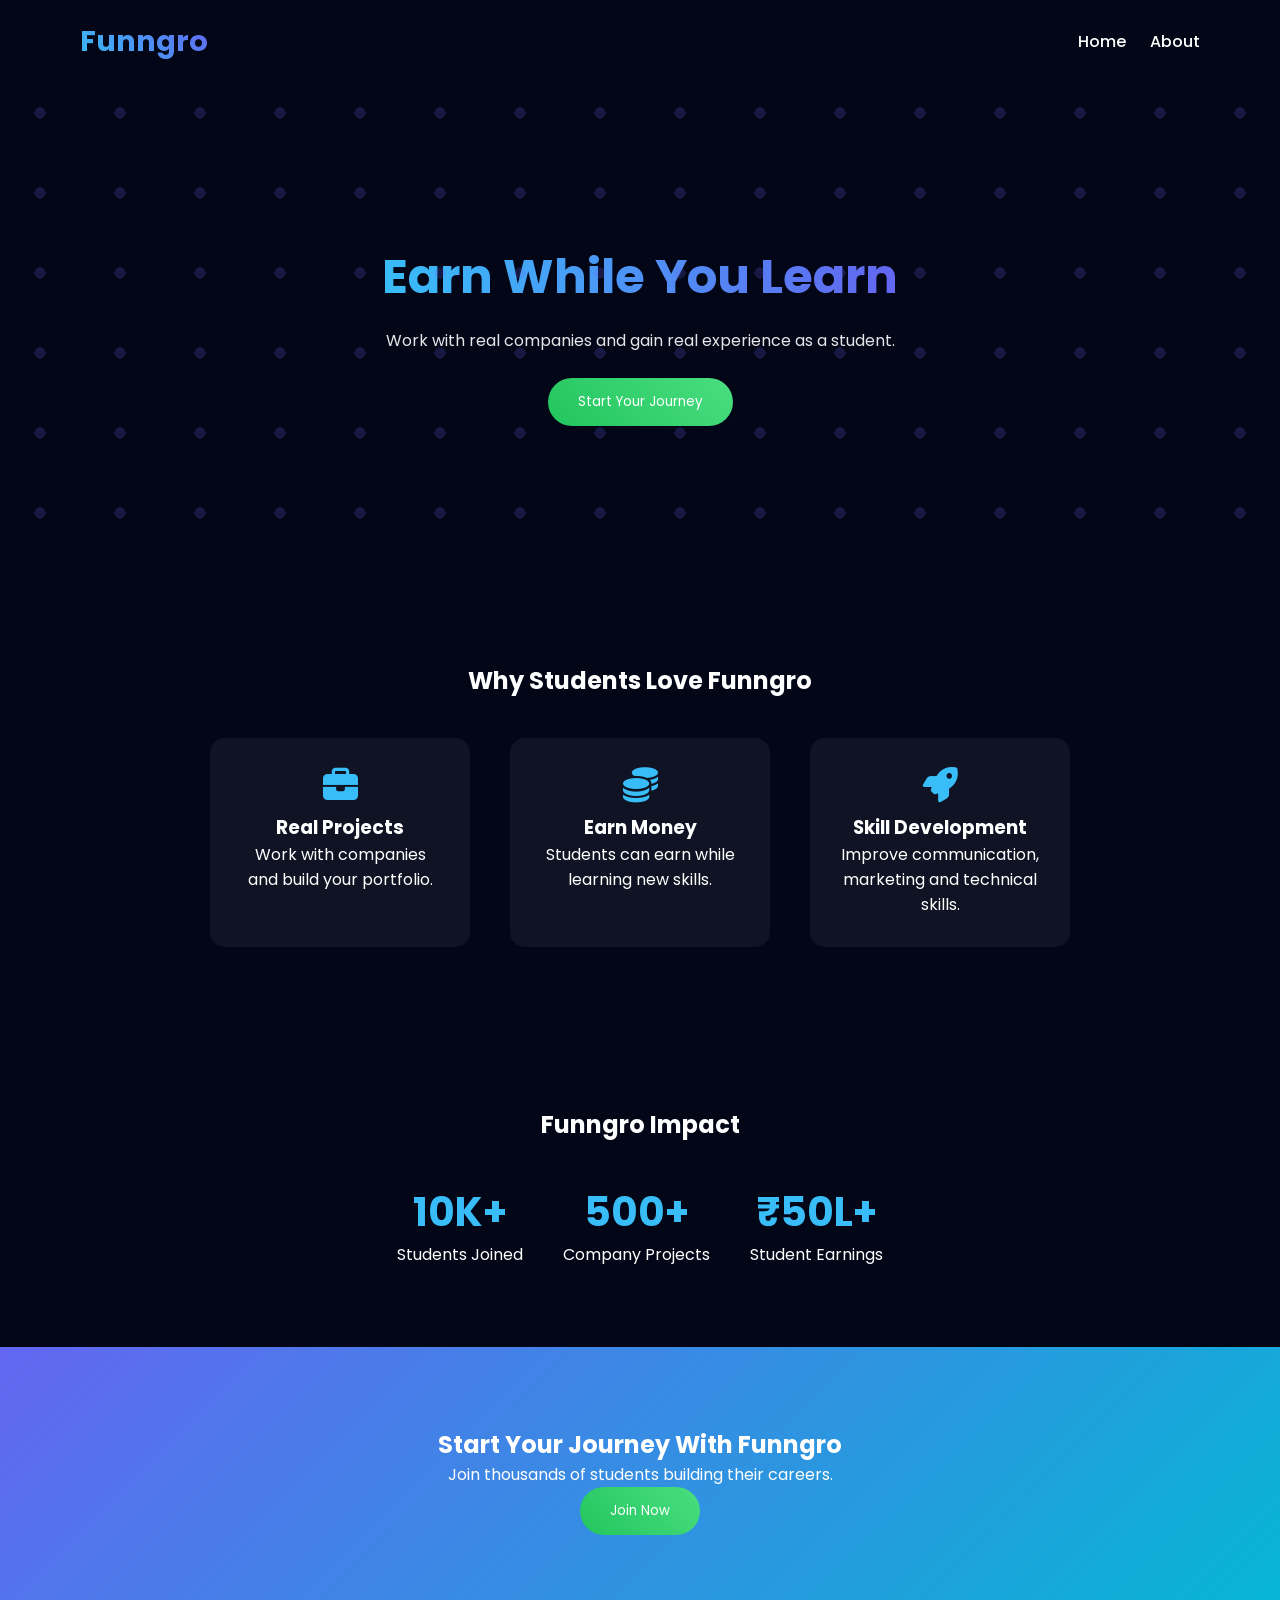
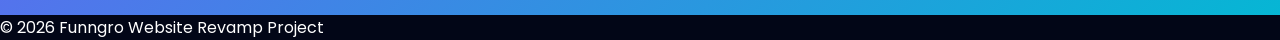
<file: index.html>
<!DOCTYPE html>
<html>
<head>

<title>Funngro | Earn While You Learn</title>

<meta name="viewport" content="width=device-width, initial-scale=1.0">

<link rel="stylesheet" href="style.css">

<link href="https://fonts.googleapis.com/css2?family=Poppins:wght@300;500;700&display=swap" rel="stylesheet">

<link rel="stylesheet"
href="https://cdnjs.cloudflare.com/ajax/libs/font-awesome/6.5.0/css/all.min.css">

</head>

<body>

<header>

<div class="logo">Funngro</div>

<nav>
<a href="index.html">Home</a>
<a href="about.html">About</a>
</nav>

</header>


<section class="hero">

<div class="hero-bg"></div>

<div class="hero-content">

<h1>Earn While You Learn</h1>

<p>Work with real companies and gain real experience as a student.</p>

<button class="cta-btn">Start Your Journey</button>

</div>

</section>


<section class="features">

<h2>Why Students Love Funngro</h2>

<div class="feature-container">

<div class="card">
<i class="fa-solid fa-briefcase"></i>
<h3>Real Projects</h3>
<p>Work with companies and build your portfolio.</p>
</div>

<div class="card">
<i class="fa-solid fa-coins"></i>
<h3>Earn Money</h3>
<p>Students can earn while learning new skills.</p>
</div>

<div class="card">
<i class="fa-solid fa-rocket"></i>
<h3>Skill Development</h3>
<p>Improve communication, marketing and technical skills.</p>
</div>

</div>

</section>


<section class="stats">

<h2>Funngro Impact</h2>

<div class="stats-container">

<div class="stat">
<h3>10K+</h3>
<p>Students Joined</p>
</div>

<div class="stat">
<h3>500+</h3>
<p>Company Projects</p>
</div>

<div class="stat">
<h3>₹50L+</h3>
<p>Student Earnings</p>
</div>

</div>

</section>


<section class="cta">

<h2>Start Your Journey With Funngro</h2>

<p>Join thousands of students building their careers.</p>

<button class="cta-btn">Join Now</button>

</section>


<footer>

<p>© 2026 Funngro Website Revamp Project</p>

</footer>

</body>
</html>
</file>
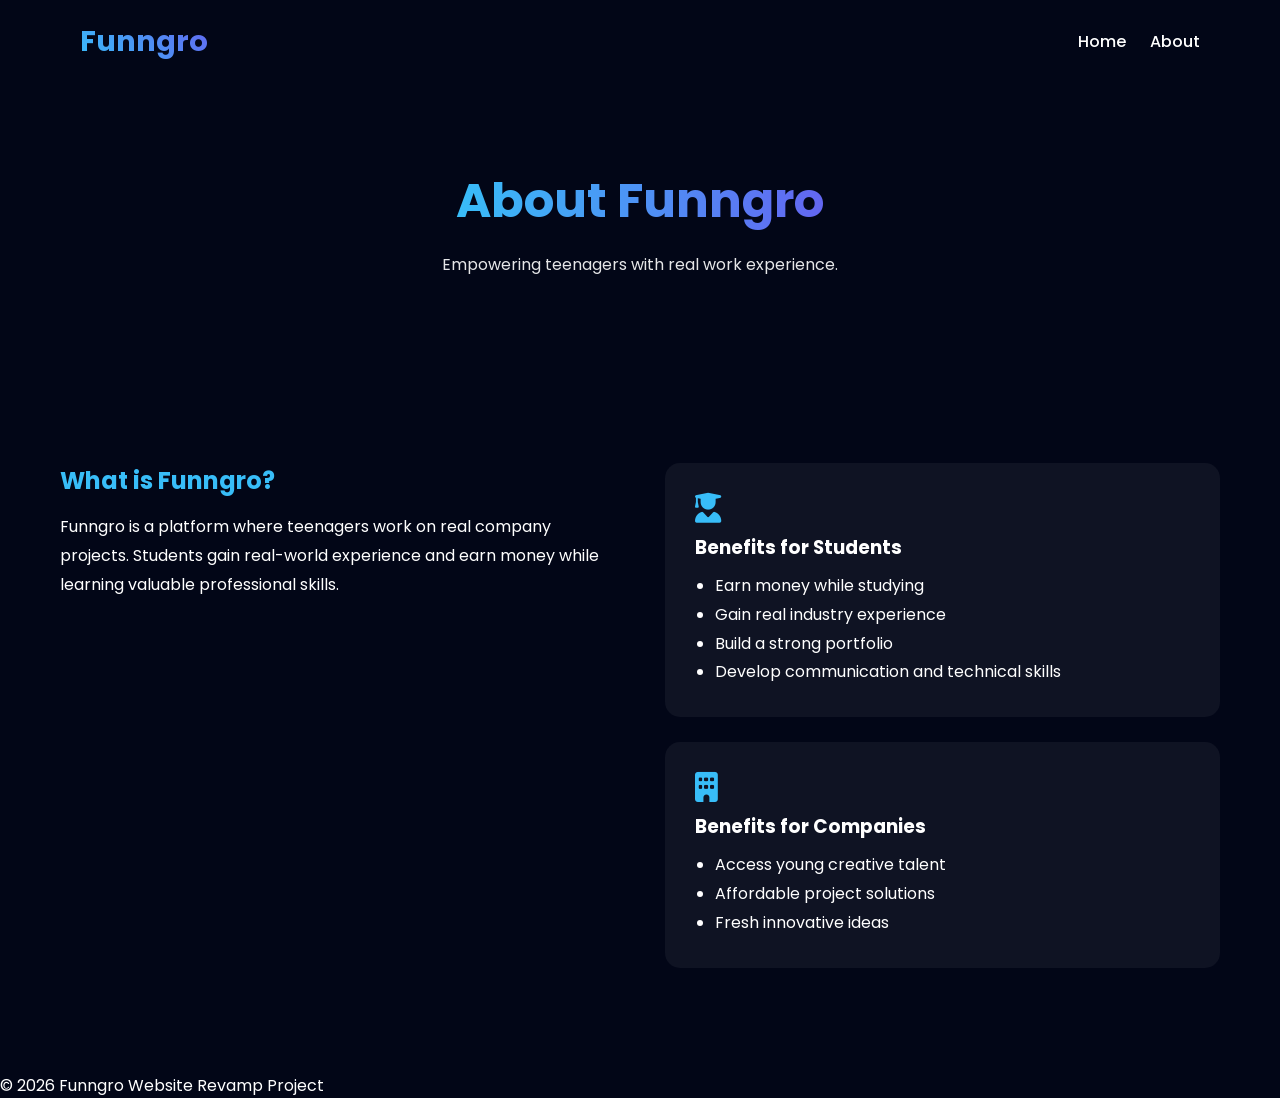
<file: about.html>
<!DOCTYPE html>

<html>
<head>

<title>About Funngro</title>

<meta name="viewport" content="width=device-width, initial-scale=1.0">

<link rel="stylesheet" href="style.css">

<link href="https://fonts.googleapis.com/css2?family=Poppins:wght@300;500;700&display=swap" rel="stylesheet">

<link rel="stylesheet"
href="https://cdnjs.cloudflare.com/ajax/libs/font-awesome/6.5.0/css/all.min.css">

</head>

<body>

<header>

<div class="logo">Funngro</div>

<nav>
<a href="index.html">Home</a>
<a href="about.html">About</a>
</nav>

</header>

<section class="hero small">

<h1>About Funngro</h1>
<p>Empowering teenagers with real work experience.</p>

</section>

<section class="about-section">

<div class="about-grid">

<div class="about-left">

<h2>What is Funngro?</h2>

<p>
Funngro is a platform where teenagers work on real company projects.
Students gain real-world experience and earn money while learning
valuable professional skills.
</p>

</div>

<div class="about-right">

<div class="about-card">

<i class="fa-solid fa-user-graduate"></i>

<h3>Benefits for Students</h3>

<ul>
<li>Earn money while studying</li>
<li>Gain real industry experience</li>
<li>Build a strong portfolio</li>
<li>Develop communication and technical skills</li>
</ul>

</div>

<div class="about-card">

<i class="fa-solid fa-building"></i>

<h3>Benefits for Companies</h3>

<ul>
<li>Access young creative talent</li>
<li>Affordable project solutions</li>
<li>Fresh innovative ideas</li>
</ul>

</div>

</div>

</div>

</section>

<footer>

<p>© 2026 Funngro Website Revamp Project</p>

</footer>

</body>
</html>
</file>
<file: style.css>
*{
margin:0;
padding:0;
box-sizing:border-box;
font-family:'Poppins',sans-serif;
}

body{
background:#020617;
color:white;
}

/* HEADER */

header{
display:flex;
justify-content:space-between;
align-items:center;
padding:20px 80px;
background:#020617;
}

.logo{
font-size:1.8rem;
font-weight:700;

background:linear-gradient(45deg,#38bdf8,#6366f1);

background-clip:text;
-webkit-background-clip:text;

color:transparent;
}

nav a{
margin-left:20px;
text-decoration:none;
color:white;
font-weight:500;
transition:0.3s;
}

nav a:hover{
color:#38bdf8;
}

/* HERO */

.hero{
position:relative;
height:500px;
display:flex;
flex-direction:column;
align-items:center;
justify-content:center;
text-align:center;
overflow:hidden;
}

.hero.small{
height:300px;
}

.hero-bg{
position:absolute;
width:200%;
height:200%;
background:radial-gradient(circle,#6366f1 10%,transparent 10%);
background-size:80px 80px;
animation:moveBg 20s linear infinite;
opacity:0.2;
}

@keyframes moveBg{
0%{transform:translate(0,0);}
100%{transform:translate(-200px,-200px);}
}

.hero h1{
font-size:3rem;
margin-bottom:15px;

background:linear-gradient(90deg,#38bdf8,#6366f1);

background-clip:text;
-webkit-background-clip:text;

color:transparent;
}

.hero p{
margin-bottom:25px;
opacity:0.9;
}

/* BUTTON */

.cta-btn{
padding:14px 30px;
border:none;
border-radius:30px;
background:linear-gradient(45deg,#22c55e,#4ade80);
color:white;
cursor:pointer;
transition:0.3s;
}

.cta-btn:hover{
transform:scale(1.1);
box-shadow:0 0 20px #22c55e;
}

/* FEATURES */

.features{
padding:80px 20px;
text-align:center;
}

.feature-container{
display:flex;
justify-content:center;
gap:40px;
flex-wrap:wrap;
margin-top:40px;
}

.card{
background:rgba(255,255,255,0.05);
padding:30px;
width:260px;
border-radius:15px;
transition:0.4s;
}

.card:hover{
transform:translateY(-10px);
box-shadow:0 20px 40px rgba(0,0,0,0.3);
}

.card i{
font-size:35px;
color:#38bdf8;
margin-bottom:10px;
}

/* STATS */

.stats{
padding:80px;
text-align:center;
background:#020617;
}

.stats-container{
display:flex;
justify-content:center;
gap:40px;
flex-wrap:wrap;
margin-top:40px;
}

.stat h3{
font-size:40px;
color:#38bdf8;
}

/* CTA */

.cta{
padding:80px;
text-align:center;
background:linear-gradient(135deg,#6366f1,#06b6d4);
}

/* ABOUT PAGE FIX */

.about-section{
padding:80px 20px;
max-width:1200px;
margin:auto;
}

.about-grid{
display:grid;
grid-template-columns:1fr 1fr;
gap:50px;
align-items:start;
}

.about-left h2{
margin-bottom:15px;
color:#38bdf8;
}

.about-left p{
line-height:1.8;
}

.about-card{
background:rgba(255,255,255,0.05);
padding:30px;
border-radius:15px;
margin-bottom:25px;
transition:0.3s;
}

.about-card:hover{
transform:translateY(-8px);
box-shadow:0 20px 40px rgba(0,0,0,0.4);
}

.about-card i{
font-size:30px;
color:#38bdf8;
margin-bottom:10px;
}

.about-card h3{
margin-bottom:10px;
}

.about-card ul{
padding-left:20px;
line-height:1.8;
}

/* MOBILE RESPONSIVE */

@media(max-width:800px){

.about-grid{
grid-template-columns:1fr;
}

}
</file>
